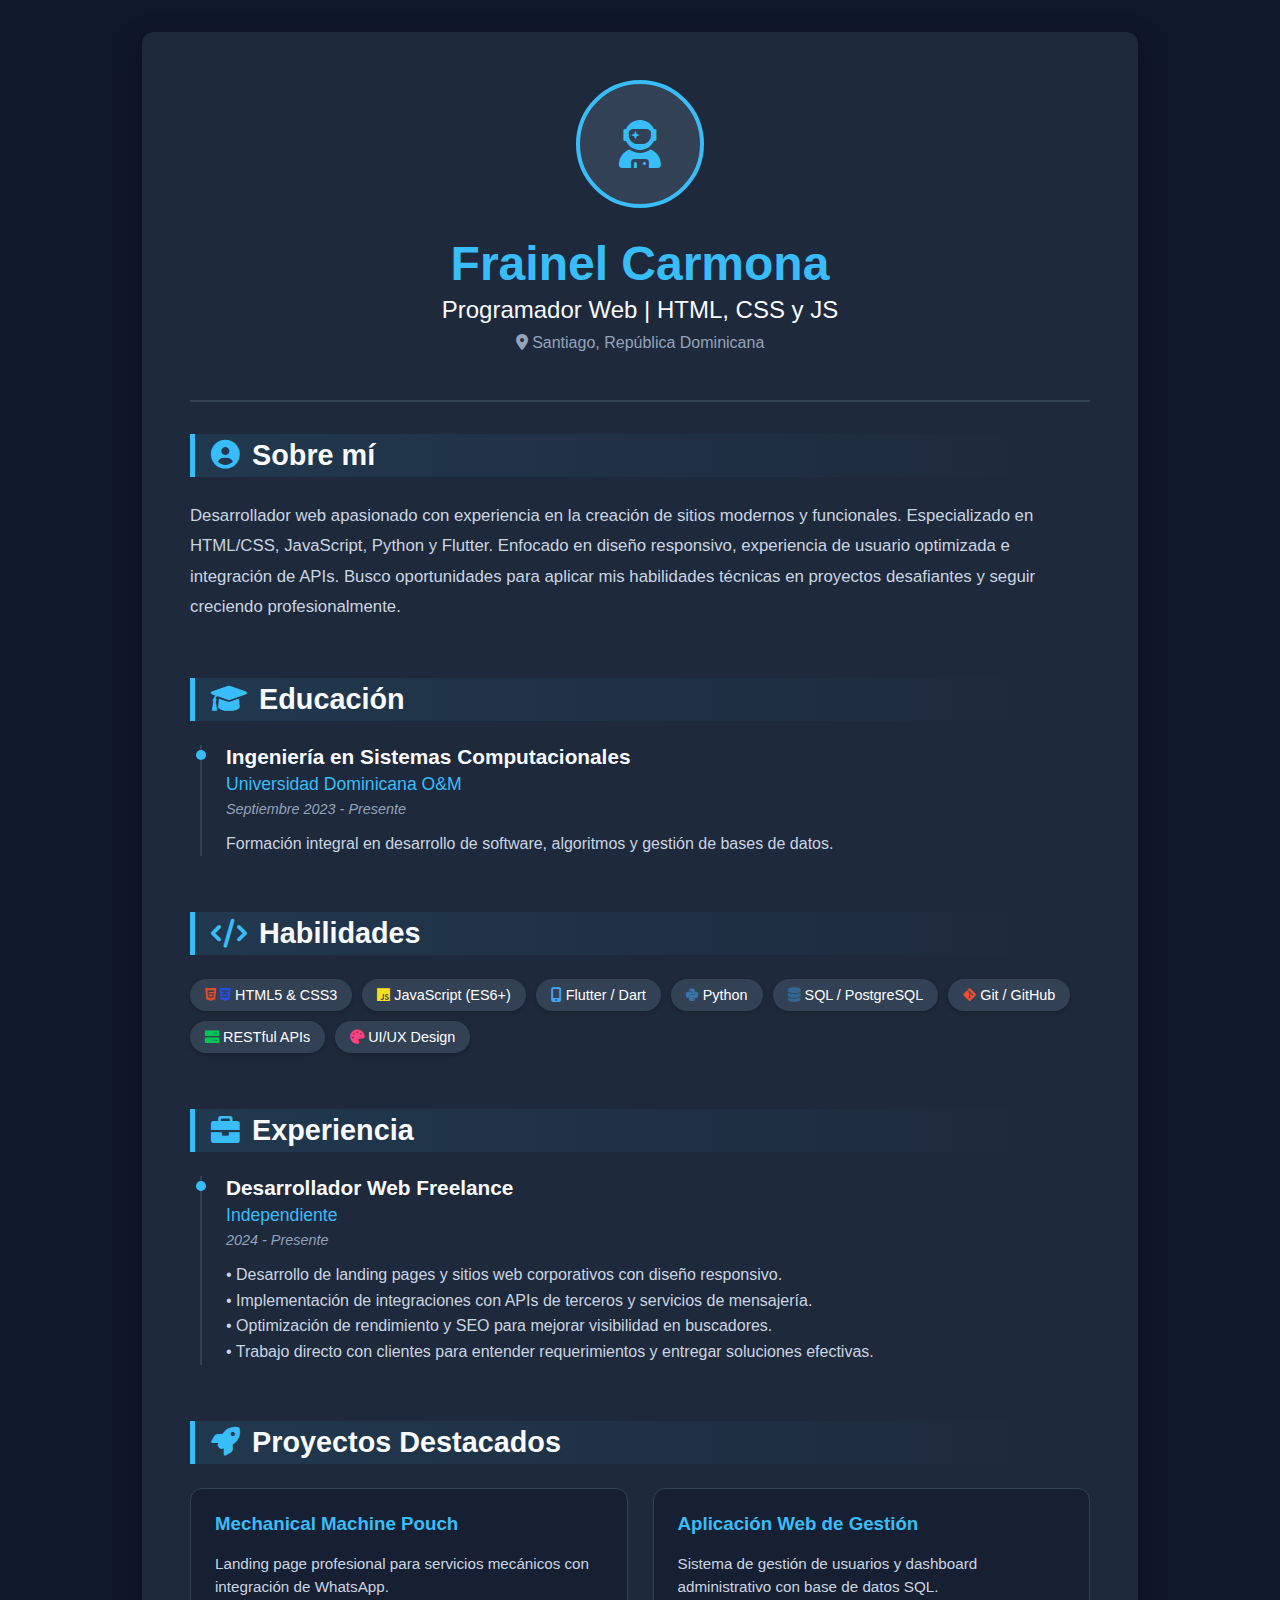
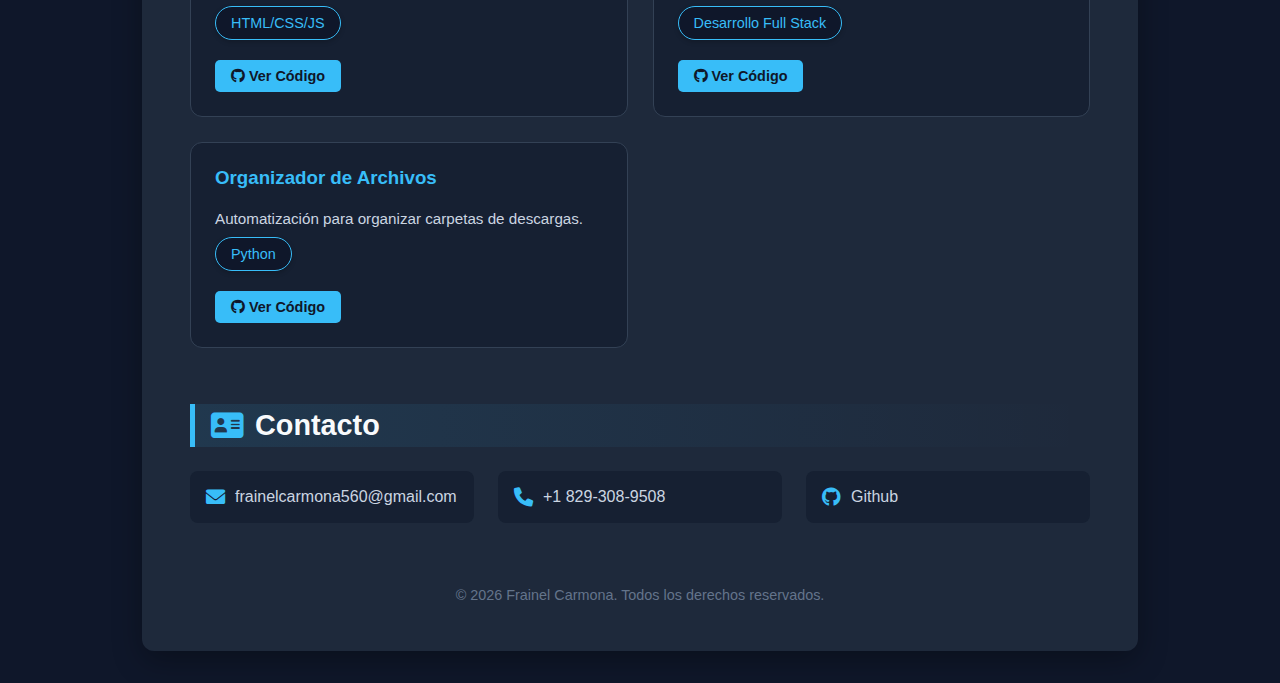
<file: index.html>
<!DOCTYPE html>
<html lang="es">
<head>
    <meta charset="UTF-8">
    <meta name="viewport" content="width=device-width, initial-scale=1.0">
    <title>Frainel Carmona | programador web</title>
    <meta name="description" content="Portafolio de Frainel Carmona. Desarrollador Web Full Stack: Flutter, JavaScript, Python.">
    <link rel="stylesheet" href="https://cdnjs.cloudflare.com/ajax/libs/font-awesome/6.0.0/css/all.min.css">
    <link rel="stylesheet" href="style.css">
</head>
<body>

    <div class="cv-container">
        
        <!-- Header with Avatar -->
        <header>
            <div class="avatar">
                <i class="fas fa-user-astronaut"></i>
            </div>
            <h1>Frainel Carmona</h1>
            <p class="subtitle">Programador Web | HTML, CSS y JS</p>
            <p style="color: #94a3b8; margin-top: 10px;"><i class="fas fa-map-marker-alt"></i> Santiago, República Dominicana</p>
        </header>

        <!-- 1. SOBRE MÍ -->
        <section>
            <h2><i class="fas fa-user-circle"></i> Sobre mí</h2>
            <p style="color: #cbd5e1; line-height: 1.8; font-size: 1.05rem;">
                Desarrollador web apasionado con experiencia en la creación de sitios modernos y funcionales. 
                Especializado en HTML/CSS, JavaScript, Python y Flutter. Enfocado en diseño responsivo, 
                experiencia de usuario optimizada e integración de APIs. Busco oportunidades para aplicar mis 
                habilidades técnicas en proyectos desafiantes y seguir creciendo profesionalmente.
            </p>
        </section>

        <!-- 2. EDUCACIÓN -->
        <section>
            <h2><i class="fas fa-graduation-cap"></i> Educación</h2>
            <div class="timeline-item">
                <h3>Ingeniería en Sistemas Computacionales</h3>
                <h4>Universidad Dominicana O&M</h4>
                <span class="date">Septiembre 2023 - Presente</span>
                <p>Formación integral en desarrollo de software, algoritmos y gestión de bases de datos.</p>
            </div>
        </section>

        <!-- 3. HABILIDADES -->
        <section>
            <h2><i class="fas fa-code"></i> Habilidades</h2>
            <div class="skills-tags">
                <span class="badge"><i class="fab fa-html5"></i> <i class="fab fa-css3-alt"></i> HTML5 & CSS3</span>
                <span class="badge"><i class="fab fa-js"></i> JavaScript (ES6+)</span>
                <span class="badge"><i class="fas fa-mobile-alt"></i> Flutter / Dart</span>
                <span class="badge"><i class="fab fa-python"></i> Python</span>
                <span class="badge"><i class="fas fa-database"></i> SQL / PostgreSQL</span>
                <span class="badge"><i class="fab fa-git-alt"></i> Git / GitHub</span>
                <span class="badge"><i class="fas fa-server"></i> RESTful APIs</span>
                <span class="badge"><i class="fas fa-palette"></i> UI/UX Design</span>
            </div>
        </section>

        <!-- 3. EXPERIENCIA -->
        <section>
            <h2><i class="fas fa-briefcase"></i> Experiencia</h2>
            <div class="timeline-item">
                <h3>Desarrollador Web Freelance</h3>
                <h4>Independiente</h4>
                <span class="date">2024 - Presente</span>
                <p>
                    • Desarrollo de landing pages y sitios web corporativos con diseño responsivo.<br>
                    • Implementación de integraciones con APIs de terceros y servicios de mensajería.<br>
                    • Optimización de rendimiento y SEO para mejorar visibilidad en buscadores.<br>
                    • Trabajo directo con clientes para entender requerimientos y entregar soluciones efectivas.
                </p>
            </div>
        </section>

        <!-- 4. PROYECTOS -->
        <section>
            <h2><i class="fas fa-rocket"></i> Proyectos Destacados</h2>
             <div id="contenedor-proyectos" class="proyectos-grid">
                 <!-- Populated by JS -->
             </div>
        </section>

        <!-- 0. MOVED UP -->

        <!-- 6. CONTACTO -->
        <section>
            <h2><i class="fas fa-address-card"></i> Contacto</h2>
            <div class="contact-grid">
                <div class="contact-item">
                    <i class="fas fa-envelope"></i> 
                    <a href="mailto:frainelcarmona560@gmail.com">frainelcarmona560@gmail.com</a>
                </div>
                <div class="contact-item">
                    <i class="fas fa-phone"></i> 
                    <span>+1 829-308-9508</span>
                </div>
                <div class="contact-item">
                    <i class="fab fa-github"></i> 
                    <a href="https://github.com/otachi08" target="_blank">Github</a>
               
            </div>
        </section>

        <footer style="text-align: center; margin-top: 4rem; color: #64748b; font-size: 0.9rem;">
            &copy; 2026 Frainel Carmona. Todos los derechos reservados.
        </footer>
    </div>

    <script>
    // Función para cargar los proyectos desde el archivo JSON
    fetch('proyectos.json')
        .then(response => response.json())
        .then(data => {
            const contenedor = document.getElementById('contenedor-proyectos');
            
            contenedor.innerHTML = data.map(proyecto => `
                <div class="proyecto-card">
                    <h3 style="color:var(--accent); margin-top:0;">${proyecto.nombre}</h3>
                    <p style="color: #cbd5e1; font-size: 0.95rem; margin-bottom: 15px; line-height: 1.5;">${proyecto.descripcion || ''}</p>
                    <span class="badge" style="background:#0f172a; border: 1px solid var(--accent); color: var(--accent);">${proyecto.lenguaje}</span>
                    <br><br>
                    <a href="${proyecto.url || '#'}" target="_blank" style="display: inline-block; padding: 8px 16px; background: var(--accent); color: #0f172a; border-radius: 5px; font-size: 0.9rem; transition: 0.3s; margin-top: 10px;">
                        <i class="fab fa-github"></i> Ver Código
                    </a>
                </div>
            `).join('');
        })
        .catch(error => console.error('Error cargando proyectos:', error));
</script> 

</body>
</html>
</file>
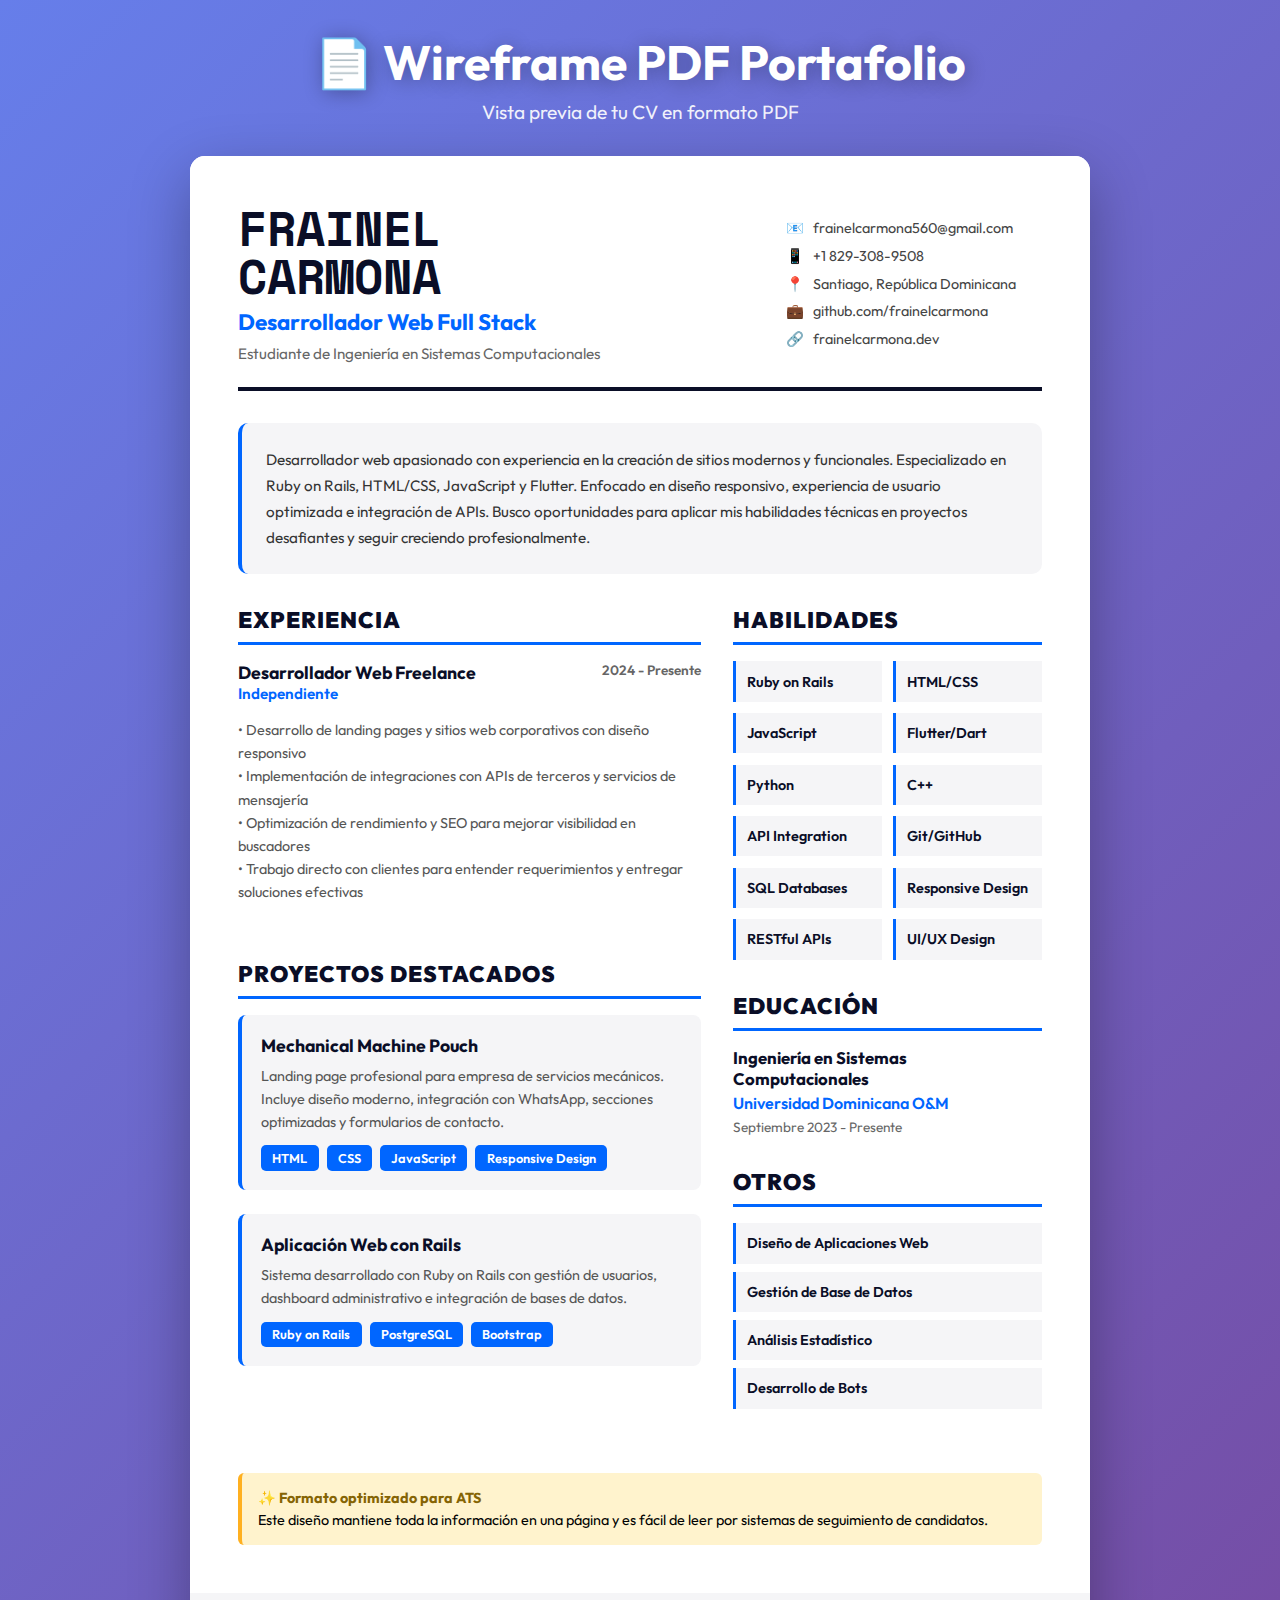
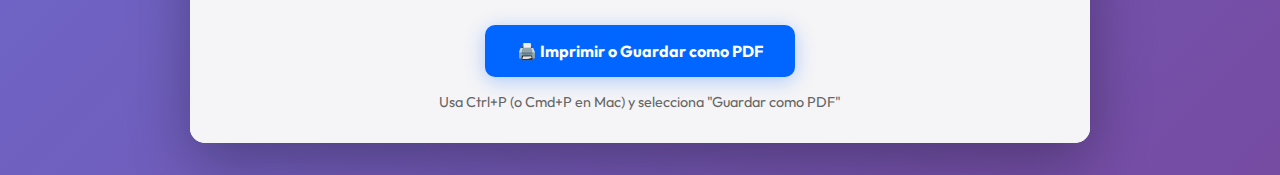
<file: curriculum-pdf.html>
<!DOCTYPE html>
<html lang="es">
<head>
    <meta charset="UTF-8">
    <meta name="viewport" content="width=device-width, initial-scale=1.0">
    <title>Portafolio Frainel Carmona</title>
    <style>
        @import url('https://fonts.googleapis.com/css2?family=Space+Mono:wght@400;700&family=Outfit:wght@300;500;700;900&display=swap');
        
        * {
            margin: 0;
            padding: 0;
            box-sizing: border-box;
        }
        
        :root {
            --primary: #0066FF;
            --dark: #0A0E27;
            --accent: #00F5FF;
            --light: #F5F5F7;
            --border: #E1E1E3;
        }
        
        body {
            font-family: 'Outfit', sans-serif;
            background: linear-gradient(135deg, #667eea 0%, #764ba2 100%);
            min-height: 100vh;
            padding: 2rem;
        }
        
        .container {
            max-width: 900px;
            margin: 0 auto;
        }
        
        .header {
            text-align: center;
            color: white;
            margin-bottom: 2rem;
            animation: fadeIn 0.6s ease-out;
        }
        
        .header h1 {
            font-size: clamp(1.5rem, 5vw, 3rem);
            font-weight: 700;
            margin-bottom: 0.5rem;
            text-shadow: 2px 2px 20px rgba(0,0,0,0.3);
        }
        
        .header p {
            font-size: clamp(0.9rem, 2vw, 1.2rem);
            opacity: 0.9;
        }
        
        .pdf-container {
            background: white;
            border-radius: 15px;
            box-shadow: 0 20px 60px rgba(0,0,0,0.3);
            overflow: hidden;
            animation: fadeIn 0.8s ease-out;
        }
        
        .pdf-page {
            padding: 3rem;
            background: white;
        }
        
        /* PDF Header */
        .pdf-header {
            display: grid;
            grid-template-columns: 2fr 1fr;
            gap: 2rem;
            margin-bottom: 2rem;
            padding-bottom: 1.5rem;
            border-bottom: 4px solid var(--dark);
        }
        
        .pdf-name-section h1 {
            font-size: 3rem;
            font-weight: 900;
            color: var(--dark);
            line-height: 1;
            margin-bottom: 0.5rem;
            font-family: 'Space Mono', monospace;
        }
        
        .pdf-title {
            font-size: 1.4rem;
            color: var(--primary);
            font-weight: 700;
            margin-bottom: 0.5rem;
        }
        
        .pdf-subtitle {
            color: #666;
            font-size: 0.95rem;
        }
        
        .pdf-contact {
            display: flex;
            flex-direction: column;
            gap: 0.6rem;
            font-size: 0.9rem;
            color: #444;
            justify-content: center;
        }
        
        .contact-item {
            display: flex;
            align-items: center;
            gap: 0.5rem;
        }
        
        .contact-icon {
            width: 20px;
            text-align: center;
        }
        
        /* About Section */
        .pdf-about {
            margin-bottom: 2rem;
            background: var(--light);
            padding: 1.5rem;
            border-radius: 10px;
            border-left: 4px solid var(--primary);
        }
        
        .pdf-about p {
            line-height: 1.7;
            color: #333;
            font-size: 0.95rem;
        }
        
        /* Two Column Layout */
        .pdf-two-column {
            display: grid;
            grid-template-columns: 1.5fr 1fr;
            gap: 2rem;
            margin-bottom: 2rem;
        }
        
        /* Section Styles */
        .pdf-section {
            margin-bottom: 2rem;
        }
        
        .pdf-section-title {
            font-size: 1.4rem;
            font-weight: 900;
            color: var(--dark);
            margin-bottom: 1rem;
            text-transform: uppercase;
            letter-spacing: 1px;
            padding-bottom: 0.5rem;
            border-bottom: 3px solid var(--primary);
        }
        
        /* Skills Grid */
        .pdf-skills-grid {
            display: grid;
            grid-template-columns: repeat(2, 1fr);
            gap: 0.7rem;
        }
        
        .pdf-skill {
            padding: 0.7rem;
            background: var(--light);
            border-left: 3px solid var(--primary);
            font-weight: 600;
            font-size: 0.9rem;
            color: var(--dark);
            transition: all 0.2s;
        }
        
        .pdf-skill:hover {
            background: var(--primary);
            color: white;
        }
        
        /* Experience Item */
        .experience-item {
            margin-bottom: 1.5rem;
            padding-bottom: 1.5rem;
            border-bottom: 1px solid var(--border);
        }
        
        .experience-item:last-child {
            border-bottom: none;
        }
        
        .experience-header {
            display: flex;
            justify-content: space-between;
            align-items: start;
            margin-bottom: 0.5rem;
        }
        
        .experience-title {
            font-weight: 700;
            color: var(--dark);
            font-size: 1.1rem;
        }
        
        .experience-date {
            color: #666;
            font-size: 0.85rem;
            font-weight: 600;
            white-space: nowrap;
        }
        
        .experience-company {
            color: var(--primary);
            font-weight: 600;
            margin-bottom: 0.5rem;
            font-size: 0.95rem;
        }
        
        .experience-description {
            color: #555;
            line-height: 1.6;
            font-size: 0.9rem;
        }
        
        /* Project Item */
        .project-item {
            margin-bottom: 1.5rem;
            background: var(--light);
            padding: 1.2rem;
            border-radius: 8px;
            border-left: 4px solid var(--primary);
        }
        
        .project-title {
            font-weight: 700;
            color: var(--dark);
            font-size: 1.1rem;
            margin-bottom: 0.5rem;
        }
        
        .project-description {
            color: #555;
            line-height: 1.6;
            font-size: 0.9rem;
            margin-bottom: 0.7rem;
        }
        
        .project-tech {
            display: flex;
            gap: 0.5rem;
            flex-wrap: wrap;
        }
        
        .tech-badge {
            background: var(--primary);
            color: white;
            padding: 0.3rem 0.7rem;
            border-radius: 5px;
            font-size: 0.8rem;
            font-weight: 600;
        }
        
        /* Education Item */
        .education-item {
            margin-bottom: 1rem;
        }
        
        .education-degree {
            font-weight: 700;
            color: var(--dark);
            font-size: 1.05rem;
        }
        
        .education-school {
            color: var(--primary);
            font-weight: 600;
            margin: 0.3rem 0;
        }
        
        .education-date {
            color: #666;
            font-size: 0.85rem;
        }
        
        /* Print Button */
        .print-section {
            text-align: center;
            padding: 2rem;
            background: var(--light);
        }
        
        .btn-print {
            background: var(--primary);
            color: white;
            border: none;
            padding: 1rem 2rem;
            font-size: 1rem;
            font-weight: 700;
            border-radius: 10px;
            cursor: pointer;
            transition: all 0.3s;
            box-shadow: 0 4px 20px rgba(0,102,255,0.3);
            font-family: 'Outfit', sans-serif;
        }
        
        .btn-print:hover {
            transform: translateY(-2px);
            box-shadow: 0 6px 30px rgba(0,102,255,0.4);
        }
        
        .note {
            background: #FFF3CD;
            border-left: 4px solid #FFB020;
            padding: 1rem;
            margin-top: 2rem;
            border-radius: 6px;
            font-size: 0.9rem;
        }
        
        .note strong {
            color: #856404;
            display: block;
            margin-bottom: 0.3rem;
        }
        
        @keyframes fadeIn {
            from {
                opacity: 0;
                transform: translateY(20px);
            }
            to {
                opacity: 1;
                transform: translateY(0);
            }
        }
        
        @media print {
            body {
                background: white;
                padding: 0;
            }
            
            .header, .print-section, .note {
                display: none;
            }
            
            .pdf-container {
                box-shadow: none;
                border-radius: 0;
            }
            
            .pdf-page {
                padding: 0;
            }
        }
        
        @media (max-width: 768px) {
            body {
                padding: 1rem;
            }
            
            .pdf-page {
                padding: 1.5rem;
            }
            
            .pdf-header {
                grid-template-columns: 1fr;
                gap: 1rem;
            }
            
            .pdf-name-section h1 {
                font-size: 2rem;
            }
            
            .pdf-contact {
                border-top: 2px solid var(--border);
                padding-top: 1rem;
            }
            
            .pdf-two-column {
                grid-template-columns: 1fr;
                gap: 1rem;
            }
            
            .pdf-skills-grid {
                grid-template-columns: 1fr;
            }
        }
    </style>
</head>
<body>
    <div class="container">
        <div class="header">
            <h1>📄 Wireframe PDF Portafolio</h1>
            <p>Vista previa de tu CV en formato PDF</p>
        </div>
        
        <div class="pdf-container">
            <div class="pdf-page">
                <!-- Header -->
                <div class="pdf-header">
                    <div class="pdf-name-section">
                        <h1>FRAINEL<br>CARMONA</h1>
                        <div class="pdf-title">Desarrollador Web Full Stack</div>
                        <div class="pdf-subtitle">Estudiante de Ingeniería en Sistemas Computacionales</div>
                    </div>
                    <div class="pdf-contact">
                        <div class="contact-item">
                            <span class="contact-icon">📧</span>
                            <span>frainelcarmona560@gmail.com</span>
                        </div>
                        <div class="contact-item">
                            <span class="contact-icon">📱</span>
                            <span>+1 829-308-9508</span>
                        </div>
                        <div class="contact-item">
                            <span class="contact-icon">📍</span>
                            <span>Santiago, República Dominicana</span>
                        </div>
                        <div class="contact-item">
                            <span class="contact-icon">💼</span>
                            <span>github.com/frainelcarmona</span>
                        </div>
                        <div class="contact-item">
                            <span class="contact-icon">🔗</span>
                            <span>frainelcarmona.dev</span>
                        </div>
                    </div>
                </div>
                
                <!-- About Section -->
                <div class="pdf-about">
                    <p>
                        Desarrollador web apasionado con experiencia en la creación de sitios modernos y funcionales. 
                        Especializado en Ruby on Rails, HTML/CSS, JavaScript y Flutter. Enfocado en diseño responsivo, 
                        experiencia de usuario optimizada e integración de APIs. Busco oportunidades para aplicar mis 
                        habilidades técnicas en proyectos desafiantes y seguir creciendo profesionalmente.
                    </p>
                </div>
                
                <!-- Two Column Layout -->
                <div class="pdf-two-column">
                    <!-- Left Column -->
                    <div>
                        <!-- Experience Section -->
                        <div class="pdf-section">
                            <h2 class="pdf-section-title">Experiencia</h2>
                            
                            <div class="experience-item">
                                <div class="experience-header">
                                    <div>
                                        <div class="experience-title">Desarrollador Web Freelance</div>
                                        <div class="experience-company">Independiente</div>
                                    </div>
                                    <div class="experience-date">2024 - Presente</div>
                                </div>
                                <div class="experience-description">
                                    • Desarrollo de landing pages y sitios web corporativos con diseño responsivo<br>
                                    • Implementación de integraciones con APIs de terceros y servicios de mensajería<br>
                                    • Optimización de rendimiento y SEO para mejorar visibilidad en buscadores<br>
                                    • Trabajo directo con clientes para entender requerimientos y entregar soluciones efectivas
                                </div>
                            </div>
                        </div>
                        
                        <!-- Projects Section -->
                        <div class="pdf-section">
                            <h2 class="pdf-section-title">Proyectos Destacados</h2>
                            
                            <div class="project-item">
                                <div class="project-title">Mechanical Machine Pouch</div>
                                <div class="project-description">
                                    Landing page profesional para empresa de servicios mecánicos. Incluye diseño moderno, 
                                    integración con WhatsApp, secciones optimizadas y formularios de contacto.
                                </div>
                                <div class="project-tech">
                                    <span class="tech-badge">HTML</span>
                                    <span class="tech-badge">CSS</span>
                                    <span class="tech-badge">JavaScript</span>
                                    <span class="tech-badge">Responsive Design</span>
                                </div>
                            </div>
                            
                            <div class="project-item">
                                <div class="project-title">Aplicación Web con Rails</div>
                                <div class="project-description">
                                    Sistema desarrollado con Ruby on Rails con gestión de usuarios, dashboard administrativo 
                                    e integración de bases de datos.
                                </div>
                                <div class="project-tech">
                                    <span class="tech-badge">Ruby on Rails</span>
                                    <span class="tech-badge">PostgreSQL</span>
                                    <span class="tech-badge">Bootstrap</span>
                                </div>
                            </div>
                        </div>
                    </div>
                    
                    <!-- Right Column -->
                    <div>
                        <!-- Skills Section -->
                        <div class="pdf-section">
                            <h2 class="pdf-section-title">Habilidades</h2>
                            <div class="pdf-skills-grid">
                                <div class="pdf-skill">Ruby on Rails</div>
                                <div class="pdf-skill">HTML/CSS</div>
                                <div class="pdf-skill">JavaScript</div>
                                <div class="pdf-skill">Flutter/Dart</div>
                                <div class="pdf-skill">Python</div>
                                <div class="pdf-skill">C++</div>
                                <div class="pdf-skill">API Integration</div>
                                <div class="pdf-skill">Git/GitHub</div>
                                <div class="pdf-skill">SQL Databases</div>
                                <div class="pdf-skill">Responsive Design</div>
                                <div class="pdf-skill">RESTful APIs</div>
                                <div class="pdf-skill">UI/UX Design</div>
                            </div>
                        </div>
                        
                        <!-- Education Section -->
                        <div class="pdf-section">
                            <h2 class="pdf-section-title">Educación</h2>
                            <div class="education-item">
                                <div class="education-degree">Ingeniería en Sistemas Computacionales</div>
                                <div class="education-school">Universidad Dominicana O&M</div>
                                <div class="education-date">Septiembre 2023 - Presente</div>
                            </div>
                        </div>
                        
                        <!-- Additional Skills -->
                        <div class="pdf-section">
                            <h2 class="pdf-section-title">Otros</h2>
                            <div class="pdf-skill" style="margin-bottom: 0.5rem;">
                                Diseño de Aplicaciones Web
                            </div>
                            <div class="pdf-skill" style="margin-bottom: 0.5rem;">
                                Gestión de Base de Datos
                            </div>
                            <div class="pdf-skill" style="margin-bottom: 0.5rem;">
                                Análisis Estadístico
                            </div>
                            <div class="pdf-skill">
                                Desarrollo de Bots
                            </div>
                        </div>
                    </div>
                </div>
                
                <div class="note">
                    <strong>✨ Formato optimizado para ATS</strong>
                    Este diseño mantiene toda la información en una página y es fácil de leer por sistemas de seguimiento de candidatos.
                </div>
            </div>
            
            <div class="print-section">
                <button class="btn-print" onclick="window.print()">🖨️ Imprimir o Guardar como PDF</button>
                <p style="margin-top: 1rem; color: #666; font-size: 0.9rem;">
                    Usa Ctrl+P (o Cmd+P en Mac) y selecciona "Guardar como PDF"
                </p>
            </div>
        </div>
    </div>
</body>
</html>
</file>
<file: style.css>
/* =================================
   VARIABLES CSS (Custom Properties)
   =================================
   Define colores principales para 
   facilitar cambios globales de tema 
*/
:root {
  --bg: #0f172a; /* Color de fondo principal (azul oscuro) */
  --text: #f8fafc; /* Color de texto principal (blanco suave) */
  --accent: #38bdf8; /* Color de acento (cyan brillante) */
  --card: #1e293b; /* Color de fondo de tarjetas (azul medio) */
}

/* =================================
   COLORES DE ICONOS DE MARCA
   =================================
   Asigna colores oficiales a cada 
   icono de tecnología usando Font Awesome
*/
.fa-html5 {
  color: #e34c26;
} /* HTML5 - Naranja */
.fa-css3-alt {
  color: #264de4;
} /* CSS3 - Azul */
.fa-js {
  color: #f7df1e;
} /* JavaScript - Amarillo */
.fa-python {
  color: #3776ab;
} /* Python - Azul */
.fa-git-alt {
  color: #f05032;
} /* Git - Naranja rojizo */
.fa-mobile-alt {
  color: #42a5f5;
} /* Flutter - Azul claro */
.fa-database {
  color: #336791;
} /* PostgreSQL - Azul grisáceo */
.fa-server {
  color: #00c853;
} /* APIs - Verde */
.fa-palette {
  color: #ff4081;
} /* UI/UX - Rosa */

/* =================================
   ESTILOS BASE DEL BODY
   =================================
   Configuración general de la página
*/
body {
  font-family: "Segoe UI", Tahoma, Geneva, Verdana, sans-serif;
  background-color: var(--bg); /* Aplica color de fondo oscuro */
  color: var(--text); /* Aplica color de texto claro */
  margin: 0; /* Elimina márgenes por defecto */
  display: block; /* Comportamiento de bloque estándar */
}

/* =================================
   CONTENEDOR PRINCIPAL (CV)
   =================================
   Estructura tipo "documento" centrada
   con ancho máximo para legibilidad
*/
.cv-container {
  max-width: 900px; /* Ancho máximo para lectura cómoda */
  margin: 2rem auto; /* Centrado horizontal con margen vertical */
  background: var(--card); /* Fondo de tarjeta */
  border-radius: 12px; /* Bordes redondeados */
  box-shadow: 0 10px 30px rgba(0, 0, 0, 0.3); /* Sombra profunda */
  min-height: 90vh; /* Altura mínima del 90% del viewport */
  padding: 3rem; /* Espacio interno generoso */
}

/* =================================
   SECCIÓN DE HABILIDADES (TAGS)
   =================================
   Layout flexible que se adapta y 
   distribuye las etiquetas de skills
*/
.skills-tags {
  display: flex; /* Layout flexible */
  flex-wrap: wrap; /* Permite múltiples líneas */
  gap: 10px; /* Espacio entre badges */
  margin-top: 1rem; /* Separación superior */
}

/* =================================
   HEADER (ENCABEZADO)
   =================================
   Sección superior con avatar, nombre
   y subtitle centrados
*/
header {
  text-align: center; /* Centra todo el contenido */
  border-bottom: 2px solid #334155; /* Línea divisoria inferior */
  padding-bottom: 2rem; /* Espacio antes del borde */
  margin-bottom: 2rem; /* Espacio después del header */
}

/* Avatar circular con icono */
.avatar {
  width: 120px; /* Ancho del avatar */
  height: 120px; /* Alto del avatar */
  background: #334155; /* Fondo gris oscuro */
  border-radius: 50%; /* Forma circular */
  margin: 0 auto 1.5rem; /* Centrado horizontal + margen inferior */
  display: flex; /* Layout flex para centrar icono */
  align-items: center; /* Centra verticalmente */
  justify-content: center; /* Centra horizontalmente */
  font-size: 3rem; /* Tamaño del icono grande */
  color: var(--accent); /* Color cyan brillante */
  border: 4px solid var(--accent); /* Borde cyan */
}

/* Título principal (h1) */
h1 {
  color: var(--accent); /* Color cyan */
  font-size: 3rem; /* Tamaño grande */
  line-height: 1; /* Sin espaciado extra */
  margin-bottom: 0.5rem; /* Pequeño margen inferior */
}

/* Subtitle (profesión) */
.subtitle {
  font-size: 1.5rem; /* Tamaño mediano */
  color: #f8fafc; /* Blanco suave */
  margin: 0; /* Sin márgenes */
  font-weight: 500; /* Peso semi-bold */
}

/* =================================
   SECCIONES GENERALES
   =================================
   Estructura común para todas las
   secciones de contenido
*/
section {
  margin-bottom: 3.5rem; /* Gran separación entre secciones */
}

/* Títulos de sección (h2) con borde lateral */
section h2 {
  font-size: 1.8rem; /* Tamaño notable */
  color: var(--text); /* Texto claro */
  display: flex; /* Layout flex */
  align-items: center; /* Centra icono y texto */
  gap: 12px; /* Espacio entre icono y texto */
  margin-bottom: 1.5rem; /* Separación inferior */
  border-left: 5px solid var(--accent); /* Barra lateral cyan */
  padding-left: 1rem; /* Espacio interno izquierdo */
  background: linear-gradient(
    90deg,
    rgba(56, 189, 248, 0.1) 0%,
    transparent 100%
  ); /* Degradado sutil */
  padding-top: 5px; /* Padding superior */
  padding-bottom: 5px; /* Padding inferior */
  border-radius: 0 8px 8px 0; /* Redondeo solo lado derecho */
}

/* Iconos dentro de h2 */
section h2 i {
  color: var(--accent); /* Color cyan para iconos */
}

/* =================================
   TIMELINE (EDUCACIÓN/EXPERIENCIA)
   =================================
   Componente de línea de tiempo con
   puntos indicadores a la izquierda
*/
.timeline-item {
  border-left: 2px solid #334155; /* Línea vertical gris */
  padding-left: 1.5rem; /* Espacio a la izquierda */
  margin-bottom: 2rem; /* Separación entre items */
  position: relative; /* Posicionamiento para ::before */
  margin-left: 10px; /* Desplazamiento del borde */
}

/* Punto circular indicador en timeline */
.timeline-item::before {
  content: ""; /* Elemento vacío */
  position: absolute; /* Posicionamiento absoluto */
  left: -6px; /* Centrado en la línea */
  top: 5px; /* Posición vertical */
  width: 10px; /* Ancho del punto */
  height: 10px; /* Alto del punto */
  background: var(--accent); /* Color cyan */
  border-radius: 50%; /* Forma circular */
}

/* Título del item de timeline (h3) */
.timeline-item h3 {
  margin: 0; /* Sin márgenes */
  font-size: 1.3rem; /* Tamaño mediano-grande */
  color: #f8fafc; /* Blanco suave */
}

/* Subtítulo del item (h4) - Institución/Empresa */
.timeline-item h4 {
  margin: 5px 0; /* Pequeño margen vertical */
  color: var(--accent); /* Color cyan */
  font-size: 1.1rem; /* Tamaño mediano */
  font-weight: normal; /* Peso normal (no bold) */
}

/* Fecha del timeline item */
.timeline-item .date {
  font-size: 0.9rem; /* Tamaño pequeño */
  color: #94a3b8; /* Gris claro */
  font-style: italic; /* Cursiva */
}

/* Descripción del timeline item */
.timeline-item p {
  margin-top: 0.8rem; /* Margen superior */
  color: #cbd5e1; /* Gris muy claro */
  line-height: 1.6; /* Interlineado cómodo */
  font-size: 1rem; /* Tamaño estándar */
}

/* =================================
   GRID DE CONTACTO
   =================================
   Grid responsivo que adapta columnas
   según espacio disponible
*/
.contact-grid {
  display: grid; /* Layout de cuadrícula */
  grid-template-columns: repeat(
    auto-fit,
    minmax(200px, 1fr)
  ); /* Columnas adaptables */
  gap: 1.5rem; /* Separación entre items */
  margin-top: 1rem; /* Margen superior */
}

/* Tarjeta individual de contacto */
.contact-item {
  background: #162032; /* Fondo azul muy oscuro */
  padding: 1rem; /* Espacio interno */
  border-radius: 8px; /* Bordes redondeados */
  display: flex; /* Layout flex */
  align-items: center; /* Centra verticalmente */
  gap: 10px; /* Espacio entre icono y texto */
  color: #cbd5e1; /* Texto gris claro */
}

/* Iconos dentro de items de contacto */
.contact-item i {
  color: var(--accent); /* Color cyan */
  font-size: 1.2rem; /* Tamaño notable */
}

/* Links dentro de items de contacto */
.contact-item a {
  color: inherit; /* Hereda color del padre */
  font-weight: normal; /* Peso normal */
}

/* =================================
   ESTILOS GLOBALES DE ENLACES
   =================================
   Apariencia por defecto de links
*/
a {
  color: var(--accent); /* Color cyan */
  text-decoration: none; /* Sin subrayado */
  font-weight: bold; /* Texto en negrita */
}

/* =================================
   BADGES (ETIQUETAS)
   =================================
   Usados para habilidades y tecnologías
*/
.badge {
  background: #334155; /* Fondo gris oscuro */
  padding: 8px 15px; /* Espacio interno */
  border-radius: 20px; /* Bordes muy redondeados (píldora) */
  font-size: 0.9rem; /* Tamaño ligeramente reducido */
  color: #fff; /* Texto blanco */
  box-shadow: 0 2px 5px rgba(0, 0, 0, 0.2); /* Sombra sutil */
}

/* =================================
   GRID DE PROYECTOS
   =================================
   Cuadrícula adaptable para tarjetas
   de proyectos destacados
*/
.proyectos-grid {
  display: grid; /* Layout de cuadrícula */
  grid-template-columns: repeat(
    auto-fit,
    minmax(300px, 1fr)
  ); /* Columnas flexibles */
  gap: 25px; /* Separación generosa */
  padding: 0; /* Sin padding extra */
}

/* =================================
   TARJETAS DE PROYECTOS
   =================================
   Componente individual para cada
   proyecto con efecto hover
*/
.proyecto-card {
  background: #162032; /* Fondo azul muy oscuro */
  border: 1px solid #334155; /* Borde gris oscuro */
  border-radius: 12px; /* Bordes redondeados */
  padding: 1.5rem; /* Espacio interno */
  transition: 0.3s; /* Transición suave para hover */
}

/* Efecto hover en tarjetas de proyecto */
.proyecto-card:hover {
  border-color: var(--accent); /* Borde cambia a cyan */
  transform: translateY(-5px); /* Elevación sutil */
  box-shadow: 0 10px 20px rgba(0, 0, 0, 0.2); /* Sombra más pronunciada */
}

/* =================================
   MEDIA QUERIES (RESPONSIVE)
   =================================
   Adaptaciones para pantallas móviles
   menores a 768px de ancho
*/
@media (max-width: 768px) {
  .cv-container {
    padding: 1.5rem; /* Reduce padding interno */
    width: 95%; /* Ancho casi completo */
    margin: 1rem auto; /* Márgenes reducidos */
  }

  h1 {
    font-size: 2.2rem; /* Reduce tamaño del título */
  }

  .contact-grid {
    grid-template-columns: 1fr; /* Una sola columna en móvil */
  }
}
</file>
